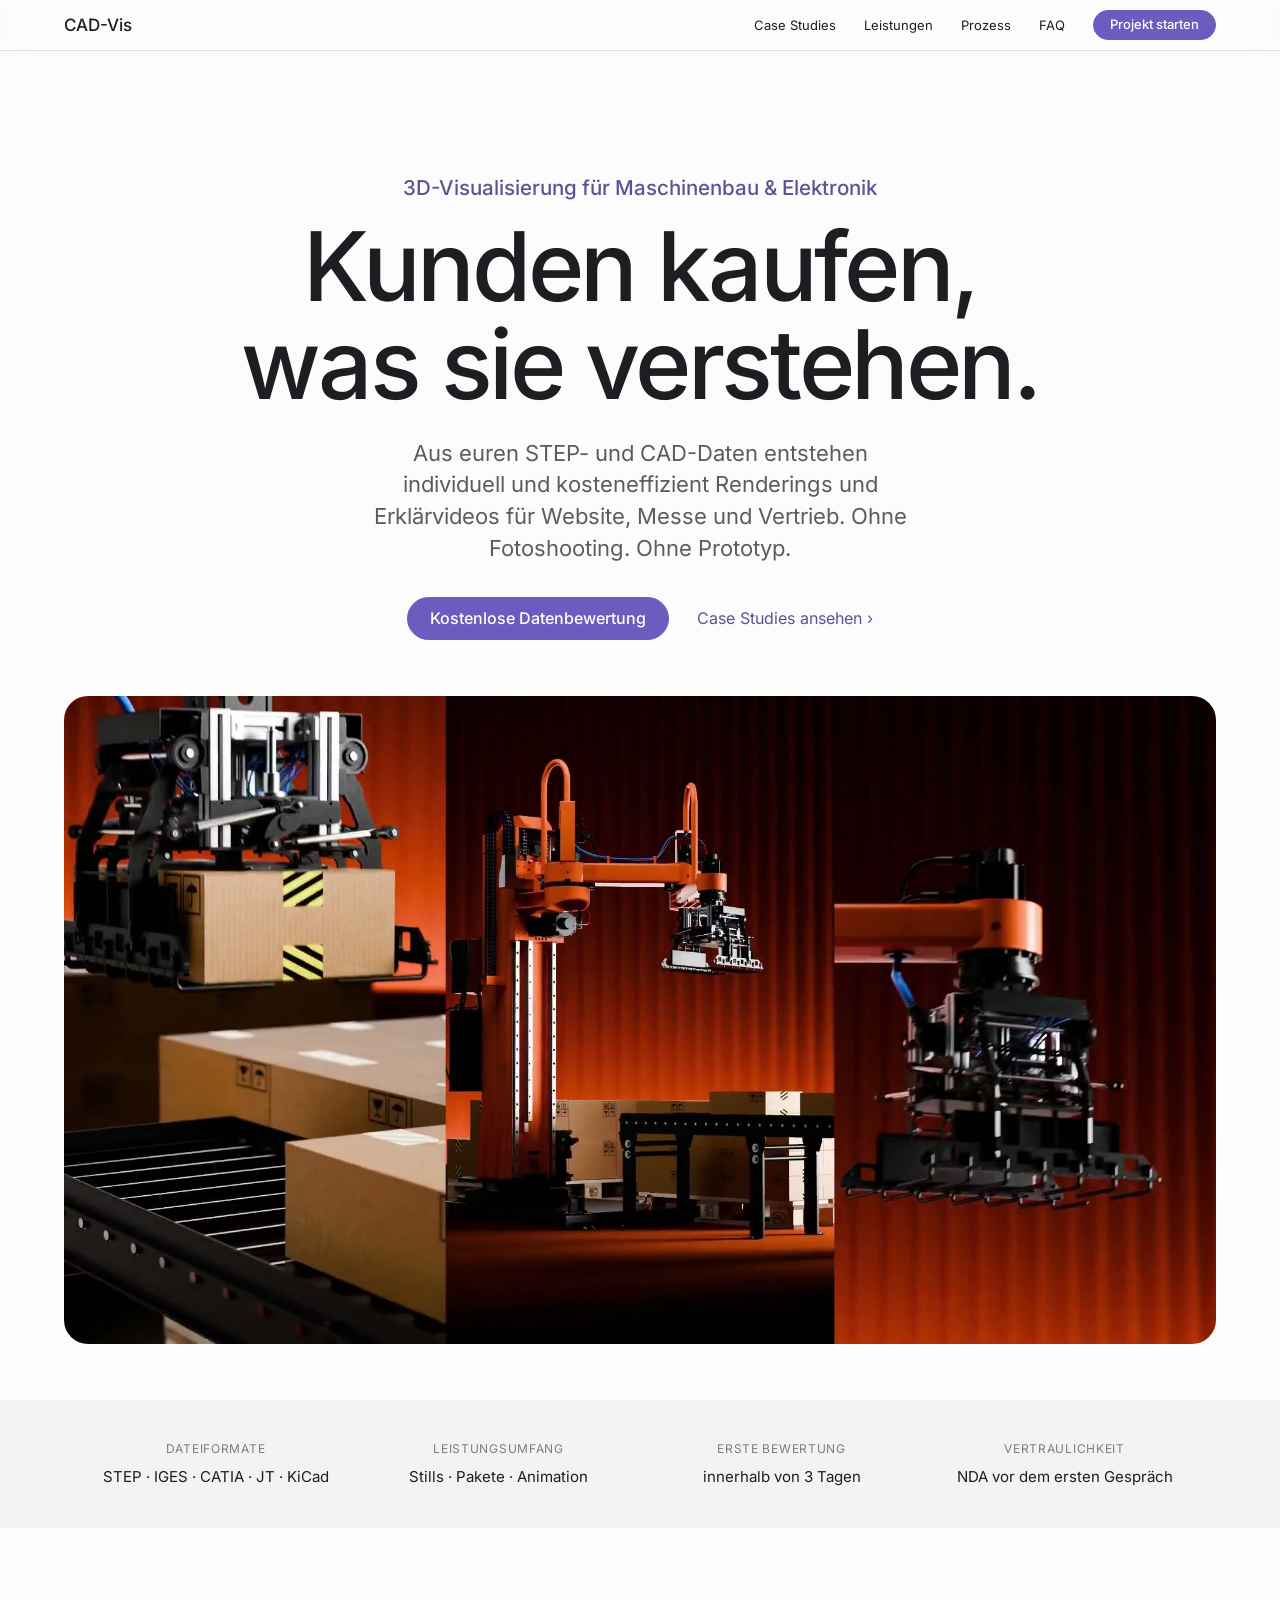
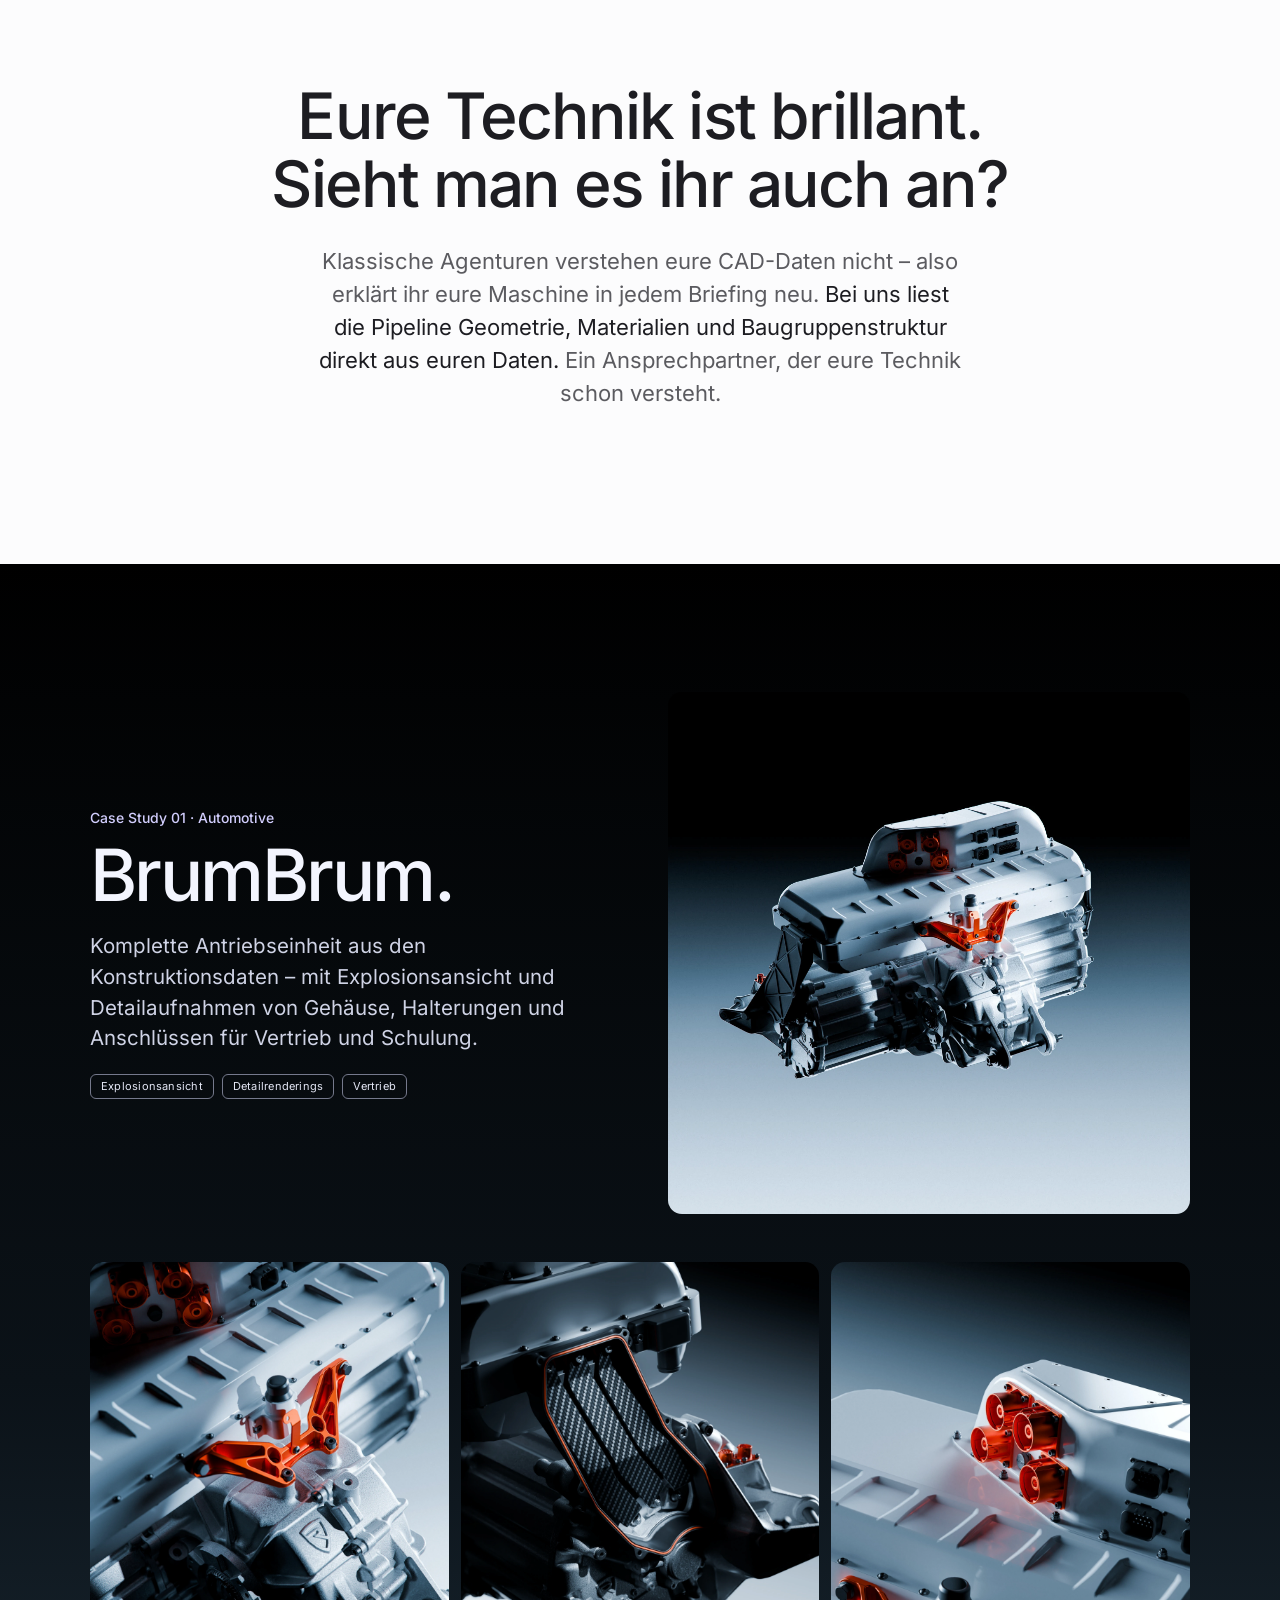
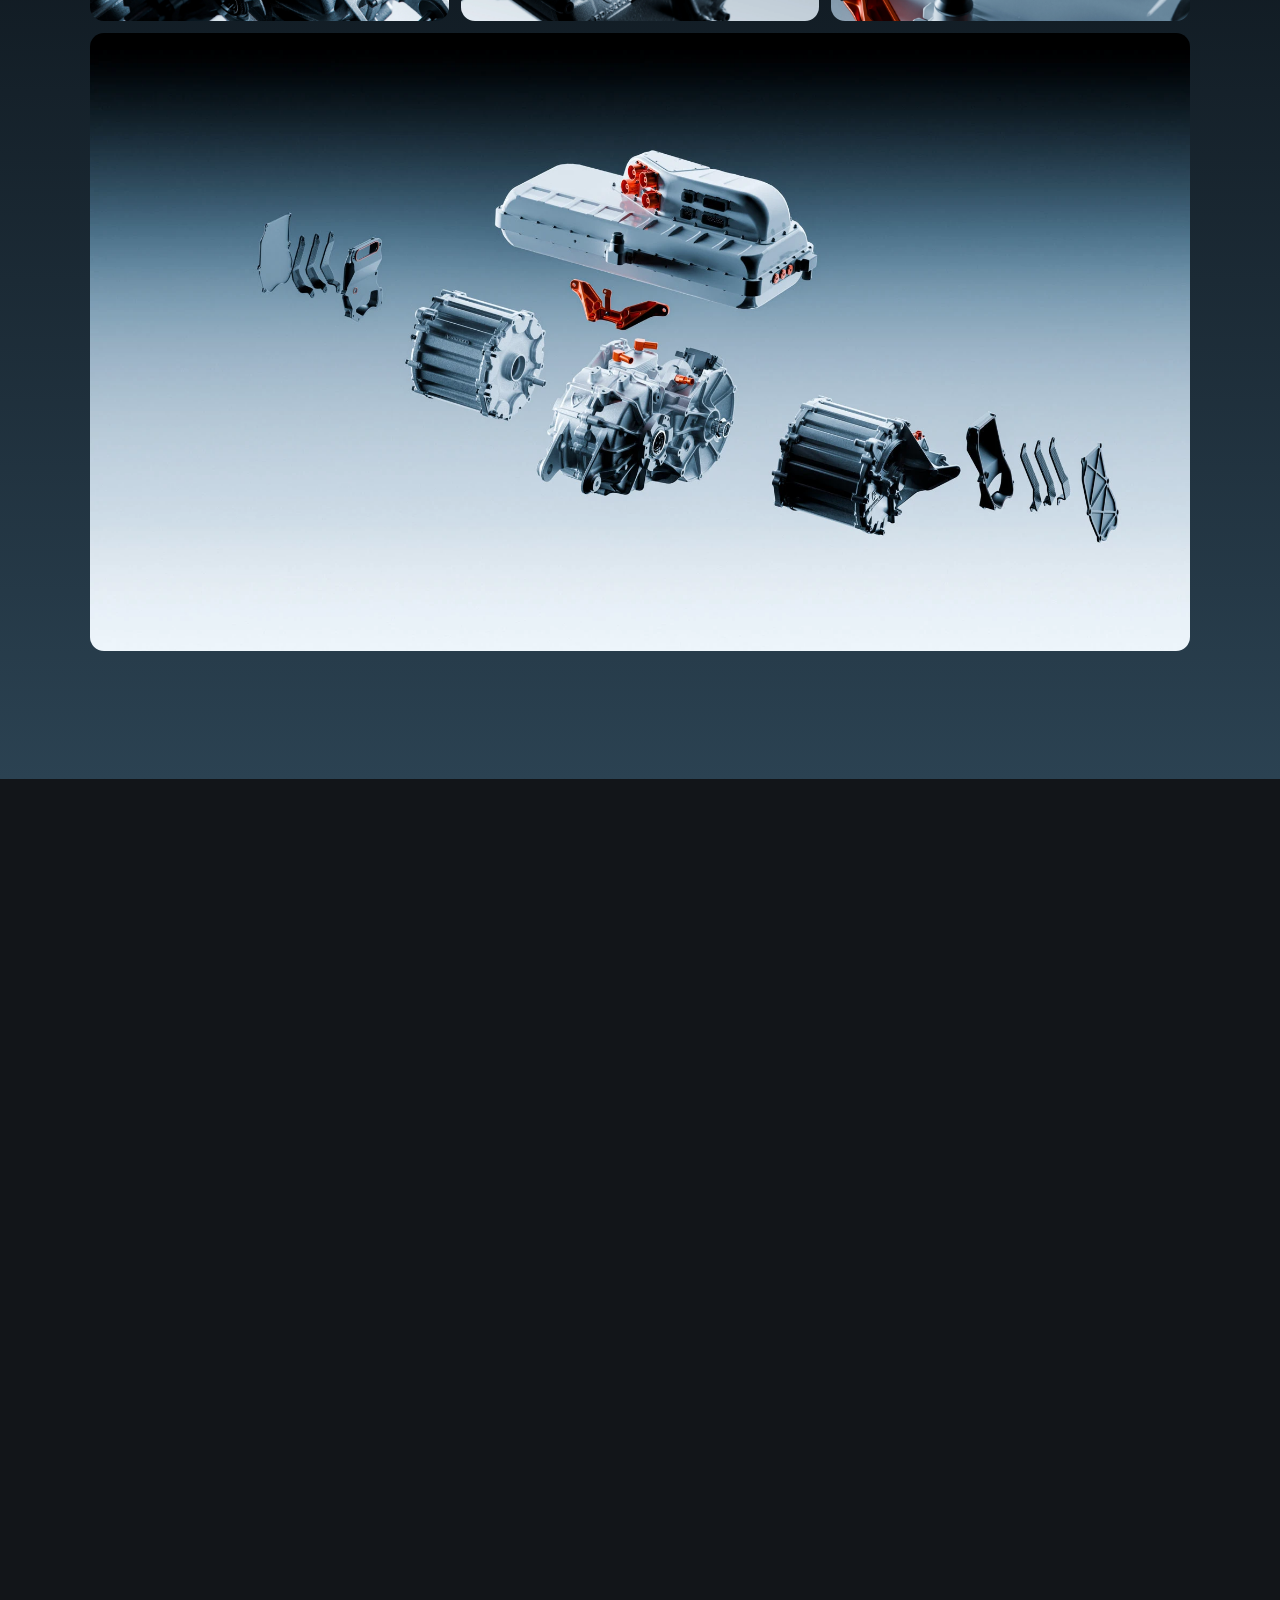
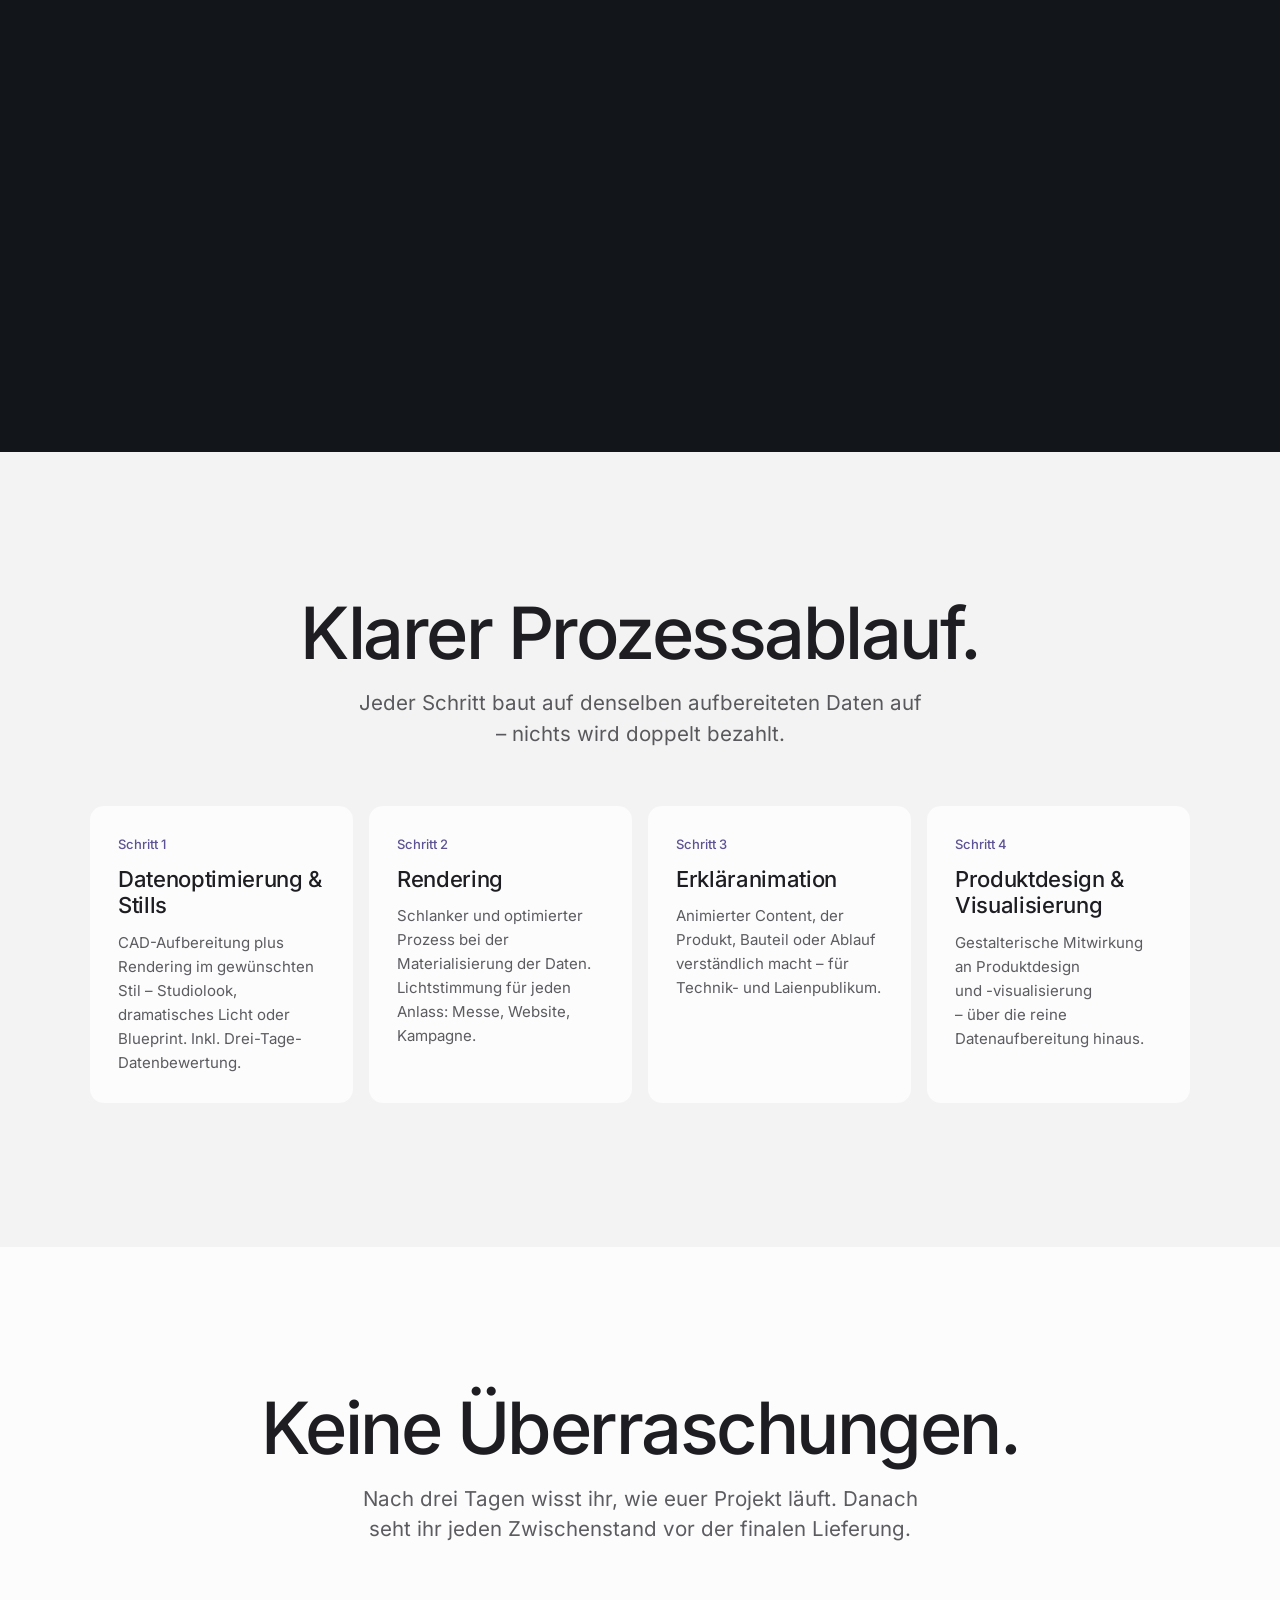
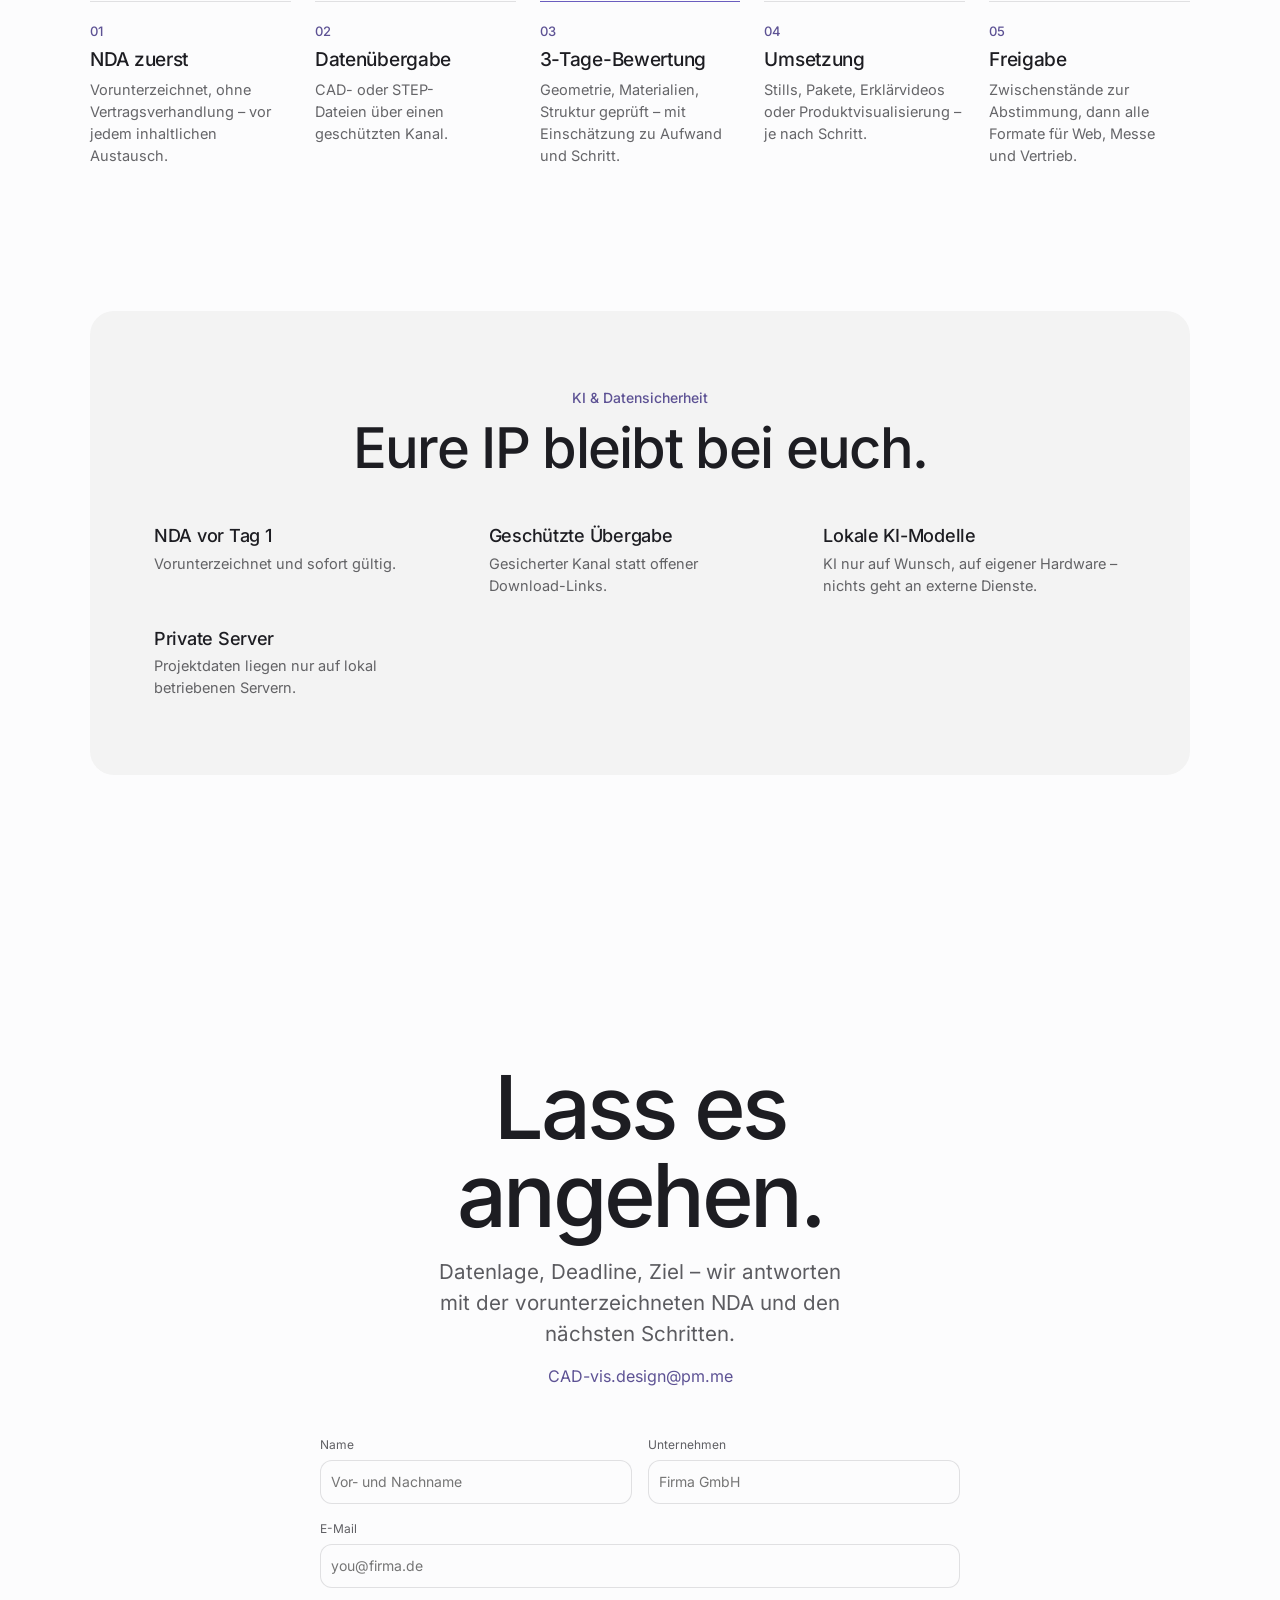
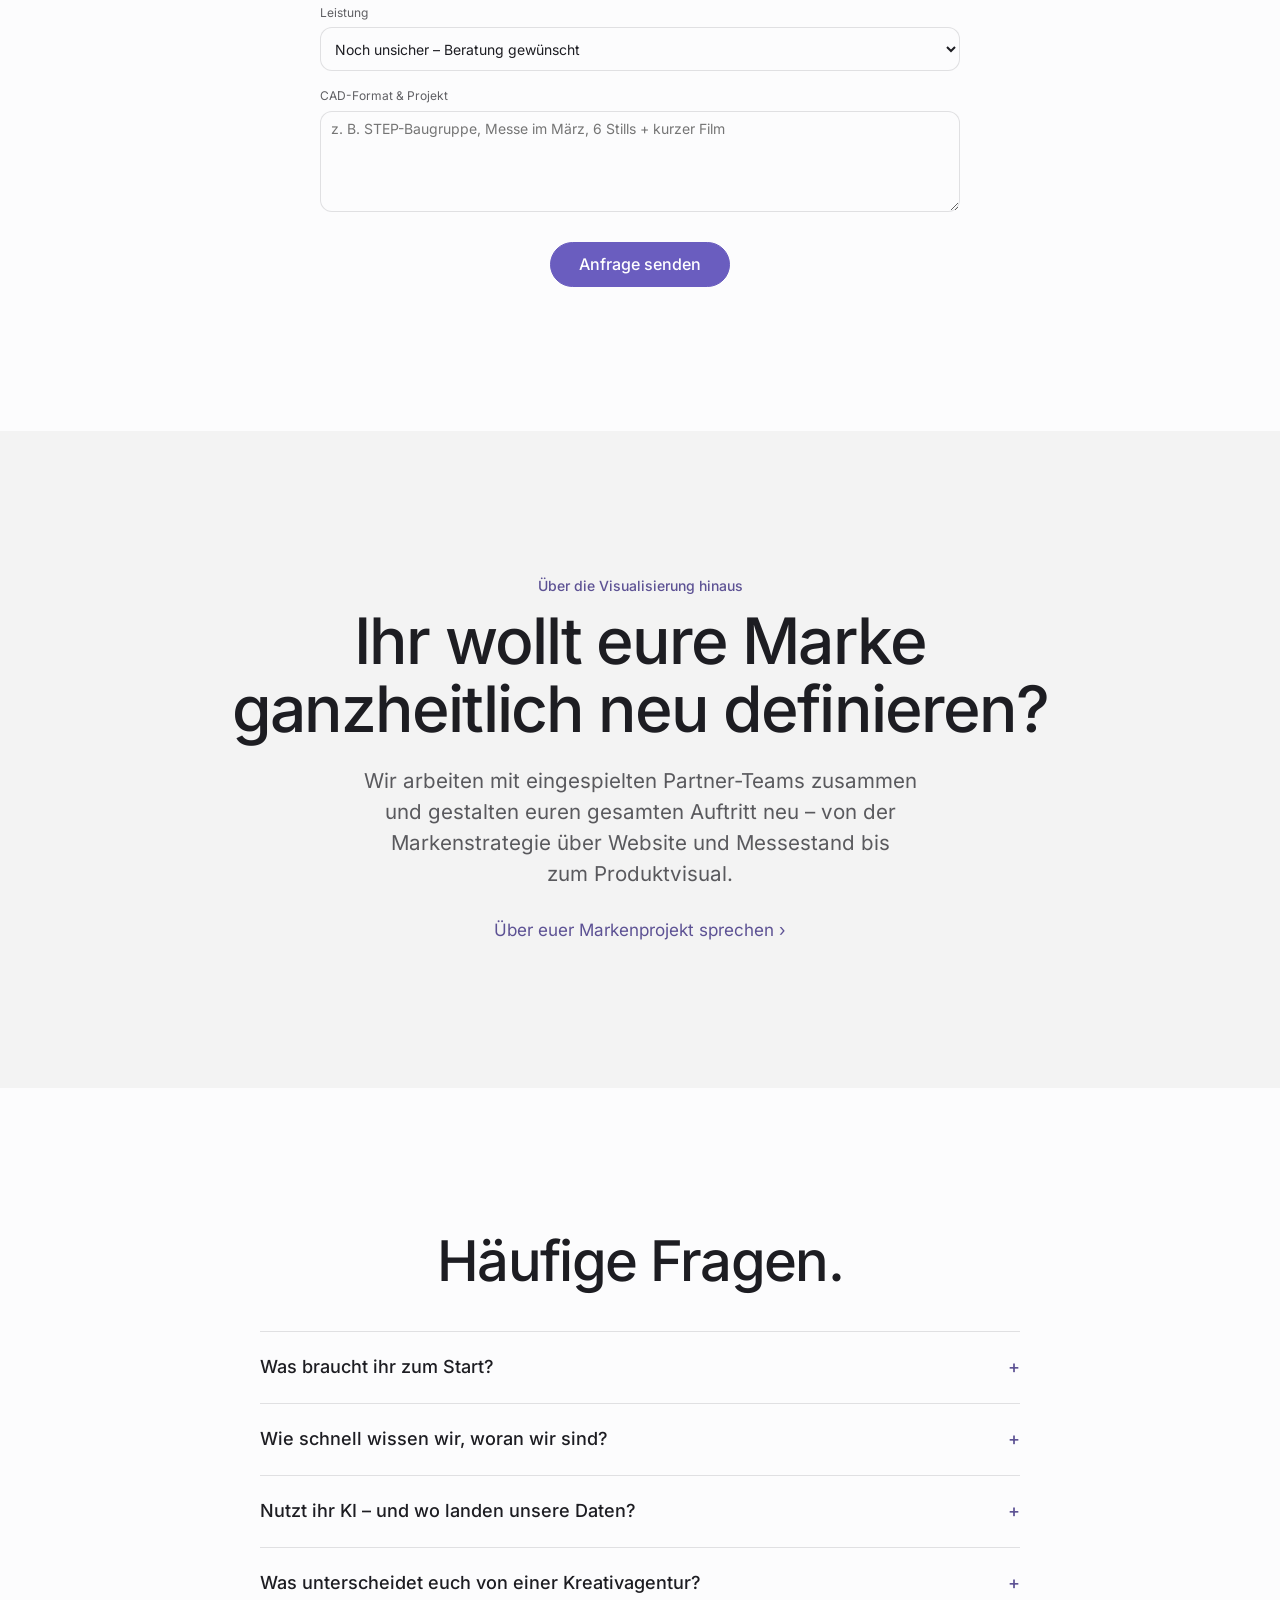
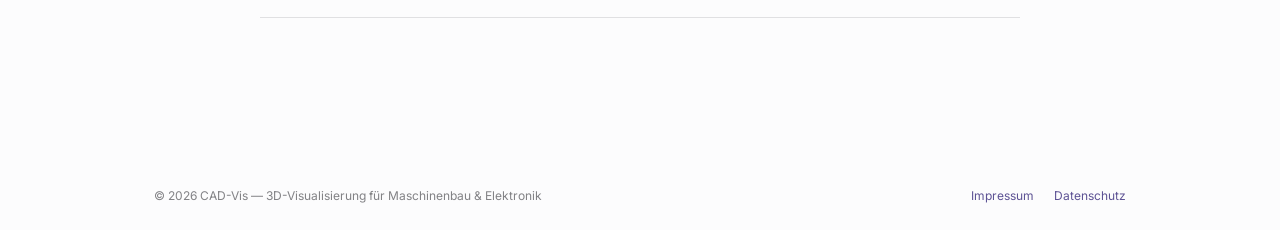
<file: index.html>
<!DOCTYPE html>
<html lang="de">
<head>
<meta charset="utf-8">
<meta name="viewport" content="width=device-width, initial-scale=1">
<title>CAD-Vis — 3D-Visualisierung für Maschinenbau &amp; Elektronik</title>
<meta name="description" content="Aus euren STEP- und CAD-Daten entstehen individuell und kosteneffizient Renderings und Erklärvideos für Website, Messe und Vertrieb. Ohne Fotoshooting. Ohne Prototyp.">
<meta name="theme-color" content="#fcfcfd">
<link rel="stylesheet" href="styles.css">
<script>if ('IntersectionObserver' in window && matchMedia('(prefers-reduced-motion: no-preference)').matches) document.documentElement.classList.add('motion');</script>
<script src="main.js" defer></script>
</head>
<body>

<nav class="nav" id="nav" aria-label="Hauptnavigation">
  <a href="#top" class="nav-brand">CAD-Vis</a>
  <a href="#cases">Case Studies</a>
  <a href="#leistungen">Leistungen</a>
  <a href="#prozess">Prozess</a>
  <a href="#faq">FAQ</a>
  <a href="#kontakt" class="btn">Projekt starten</a>
</nav>

<a href="#kontakt" class="btn sticky-cta" id="sticky-cta" tabindex="-1" aria-hidden="true">Let’s chat</a>

<main id="top">

<section class="hero" data-reveal="children">
  <p class="hero-kicker">3D-Visualisierung für Maschinenbau &amp; Elektronik</p>
  <h1>Kunden kaufen, was sie verstehen.</h1>
  <p class="hero-sub">Aus euren STEP- und CAD-Daten entstehen individuell und kosteneffizient Renderings und Erklärvideos für Website, Messe und Vertrieb. Ohne Fotoshooting. Ohne Prototyp.</p>
  <div class="hero-actions">
    <a href="#kontakt" class="btn">Kostenlose Datenbewertung</a>
    <a href="#cases">Case Studies ansehen ›</a>
  </div>
</section>

<figure class="hero-media" data-reveal>
  <video src="img/hero.mp4" poster="img/hero-poster.jpg" autoplay muted loop playsinline preload="auto" aria-label="Industrielle 3D-Animation und CAD-Visualisierung"></video>
</figure>

<section class="facts" aria-label="Eckdaten">
  <dl data-reveal="children">
    <div><dt>Dateiformate</dt><dd>STEP · IGES · CATIA · JT · KiCad</dd></div>
    <div><dt>Leistungsumfang</dt><dd>Stills · Pakete · Animation</dd></div>
    <div><dt>Erste Bewertung</dt><dd>innerhalb von 3 Tagen</dd></div>
    <div><dt>Vertraulichkeit</dt><dd>NDA vor dem ersten Gespräch</dd></div>
  </dl>
</section>

<section class="problem" data-reveal="children">
  <h2 class="display-md">Eure Technik ist brillant. Sieht man es ihr auch an?</h2>
  <p>Klassische Agenturen verstehen eure CAD-Daten nicht – also erklärt ihr eure Maschine in jedem Briefing neu. <strong>Bei uns liest die Pipeline Geometrie, Materialien und Baugruppenstruktur direkt aus euren Daten.</strong> Ein Ansprechpartner, der eure Technik schon versteht.</p>
</section>

<div id="cases"></div>

<section class="case case-motor on-dark" aria-labelledby="case-motor-title">
  <div class="container" data-reveal="children">
    <div class="intro">
      <div>
        <p class="eyebrow">Case Study 01 · Automotive</p>
        <h2 class="display" id="case-motor-title">BrumBrum.</h2>
        <p class="lead">Komplette Antriebseinheit aus den Konstruktionsdaten – mit Explosionsansicht und Detailaufnahmen von Gehäuse, Halterungen und Anschlüssen für Vertrieb und Schulung.</p>
        <div class="tags"><span class="tag">Explosionsansicht</span><span class="tag">Detailrenderings</span><span class="tag">Vertrieb</span></div>
      </div>
      <img class="rounded" src="img/engine2.jpg" alt="Antriebseinheit Gesamtansicht" loading="lazy">
    </div>
    <div class="grid grid-260">
      <img class="cover rounded" src="img/engine3.jpg" alt="Halterung am Getriebegehäuse, Detail" loading="lazy">
      <img class="cover rounded" src="img/engine4.jpg" alt="Abdeckung mit Carbonstruktur, Detail" loading="lazy">
      <img class="cover rounded" src="img/engine5.jpg" alt="Anschlüsse am Gehäuse, Detail" loading="lazy">
    </div>
    <img class="exploded rounded" src="img/engine1.jpg" alt="Explosionsansicht der Antriebseinheit" loading="lazy">
  </div>
</section>

<section class="case-pcb on-dark on-pcb" aria-labelledby="case-pcb-title">
  <div class="banner" data-reveal>
    <img src="img/casestudy_pcb-02.jpg" alt="Prozessor auf Leiterplatte, leuchtende Kontakte" loading="lazy">
    <div class="banner-text">
      <div class="container">
        <p class="eyebrow">Case Study 02 · Elektronik</p>
        <h2 class="display" id="case-pcb-title">Controller-Board.</h2>
      </div>
    </div>
  </div>
  <div class="body" data-reveal="children">
    <div class="intro">
      <p class="lead">KiCad-Layout direkt übernommen, jede Komponente an ihrer Stelle – inszeniert für Produktlaunch und Messewand.</p>
      <div class="tags"><span class="tag">Key Visual</span><span class="tag">Launch</span><span class="tag">Messe</span></div>
    </div>
    <div class="grid grid-420">
      <img class="cover rounded" src="img/casestudy_pcb-01.jpg" alt="Board Gesamtansicht" loading="lazy">
      <img class="cover rounded" src="img/casestudy_pcb-04.jpg" alt="Chip Nahaufnahme" loading="lazy">
    </div>
  </div>
</section>

<section class="section bg-surface" id="leistungen">
  <div class="container">
    <div class="section-head" data-reveal>
      <h2 class="display">Klarer Prozessablauf.</h2>
      <p class="lead">Jeder Schritt baut auf denselben aufbereiteten Daten auf – nichts wird doppelt bezahlt.</p>
    </div>
    <!-- Prices are hidden for now; remove the `hidden` attribute on .tier-price to show them. -->
    <div class="tiers" data-reveal="children">
      <article class="tier">
        <p class="tier-step">Schritt 1</p>
        <h3>Datenoptimierung &amp; Stills</h3>
        <p class="tier-desc">CAD-Aufbereitung plus Rendering im gewünschten Stil – Studiolook, dramatisches Licht oder Blueprint. Inkl. Drei-Tage-Datenbewertung.</p>
        <p class="tier-price" hidden>ab 600 € pro Bild</p>
      </article>
      <article class="tier">
        <p class="tier-step">Schritt 2</p>
        <h3>Rendering</h3>
        <p class="tier-desc">Schlanker und optimierter Prozess bei der Materialisierung der Daten. Lichtstimmung für jeden Anlass: Messe, Website, Kampagne.</p>
        <p class="tier-price" hidden>ab 2.500 € pro Paket</p>
      </article>
      <article class="tier">
        <p class="tier-step">Schritt 3</p>
        <h3>Erkläranimation</h3>
        <p class="tier-desc">Animierter Content, der Produkt, Bauteil oder Ablauf verständlich macht – für Technik- und Laienpublikum.</p>
        <p class="tier-price" hidden>ab 4.500 € pro Film</p>
      </article>
      <article class="tier">
        <p class="tier-step">Schritt 4</p>
        <h3>Produktdesign &amp; Visualisierung</h3>
        <p class="tier-desc">Gestalterische Mitwirkung an Produktdesign und -visualisierung – über die reine Datenaufbereitung hinaus.</p>
        <p class="tier-price" hidden>auf Anfrage</p>
      </article>
    </div>
  </div>
</section>

<section class="section" id="prozess">
  <div class="container">
    <div class="section-head" data-reveal>
      <h2 class="display">Keine Überraschungen.</h2>
      <p class="lead">Nach drei Tagen wisst ihr, wie euer Projekt läuft. Danach seht ihr jeden Zwischenstand vor der finalen Lieferung.</p>
    </div>
    <ol class="steps" data-reveal="children">
      <li><span class="step-num">01</span><h3>NDA zuerst</h3><p class="small-text">Vorunterzeichnet, ohne Vertragsverhandlung – vor jedem inhaltlichen Austausch.</p></li>
      <li><span class="step-num">02</span><h3>Datenübergabe</h3><p class="small-text">CAD- oder STEP-Dateien über einen geschützten Kanal.</p></li>
      <li class="is-key"><span class="step-num">03</span><h3>3-Tage-Bewertung</h3><p class="small-text">Geometrie, Materialien, Struktur geprüft – mit Einschätzung zu Aufwand und Schritt.</p></li>
      <li><span class="step-num">04</span><h3>Umsetzung</h3><p class="small-text">Stills, Pakete, Erklärvideos oder Produktvisualisierung – je nach Schritt.</p></li>
      <li><span class="step-num">05</span><h3>Freigabe</h3><p class="small-text">Zwischenstände zur Abstimmung, dann alle Formate für Web, Messe und Vertrieb.</p></li>
    </ol>
  </div>
</section>

<section class="security" aria-labelledby="security-title">
  <div class="panel" data-reveal>
    <div class="section-head">
      <p class="eyebrow">KI &amp; Datensicherheit</p>
      <h2 class="display-sm" id="security-title">Eure IP bleibt bei euch.</h2>
    </div>
    <div class="security-grid">
      <div><h3>NDA vor Tag 1</h3><p class="small-text">Vorunterzeichnet und sofort gültig.</p></div>
      <div><h3>Geschützte Übergabe</h3><p class="small-text">Gesicherter Kanal statt offener Download-Links.</p></div>
      <div><h3>Lokale KI-Modelle</h3><p class="small-text">KI nur auf Wunsch, auf eigener Hardware – nichts geht an externe Dienste.</p></div>
      <div><h3>Private Server</h3><p class="small-text">Projektdaten liegen nur auf lokal betriebenen Servern.</p></div>
    </div>
  </div>
</section>

<section class="section contact" id="kontakt">
  <div class="container">
    <div class="center" data-reveal>
      <h2>Lass es angehen.</h2>
      <p class="lead">Datenlage, Deadline, Ziel – wir antworten mit der vorunterzeichneten NDA und den nächsten Schritten.</p>
      <p class="contact-mail"><a href="mailto:CAD-vis.design@pm.me">CAD-vis.design@pm.me</a></p>
    </div>
    <form class="form" data-reveal id="contact-form" data-to="CAD-vis.design@pm.me">
      <div class="form-row">
        <div class="field"><label for="f-name">Name</label><input class="input" id="f-name" name="name" type="text" placeholder="Vor- und Nachname" autocomplete="name" required></div>
        <div class="field"><label for="f-firma">Unternehmen</label><input class="input" id="f-firma" name="firma" type="text" placeholder="Firma GmbH" autocomplete="organization"></div>
      </div>
      <div class="field"><label for="f-email">E-Mail</label><input class="input" id="f-email" name="email" type="email" placeholder="you@firma.de" autocomplete="email" required></div>
      <div class="field">
        <label for="f-stufe">Leistung</label>
        <select class="input" id="f-stufe" name="leistung">
          <option>Noch unsicher – Beratung gewünscht</option>
          <option>Schritt 1 · Datenoptimierung &amp; Stills</option>
          <option>Schritt 2 · Rendering</option>
          <option>Schritt 3 · Erkläranimation</option>
          <option>Schritt 4 · Produktdesign &amp; Visualisierung</option>
        </select>
      </div>
      <div class="field"><label for="f-msg">CAD-Format &amp; Projekt</label><textarea class="input" id="f-msg" name="nachricht" rows="4" placeholder="z. B. STEP-Baugruppe, Messe im März, 6 Stills + kurzer Film"></textarea></div>
      <button type="submit" class="btn">Anfrage senden</button>
    </form>
  </div>
</section>

<section class="section bg-surface brand" aria-labelledby="brand-title" data-reveal="children">
  <p class="eyebrow">Über die Visualisierung hinaus</p>
  <h2 class="display-md" id="brand-title">Ihr wollt eure Marke ganzheitlich neu definieren?</h2>
  <p class="lead">Wir arbeiten mit eingespielten Partner-Teams zusammen und gestalten euren gesamten Auftritt neu – von der Markenstrategie über Website und Messestand bis zum Produktvisual.</p>
  <a href="#kontakt" class="brand-link">Über euer Markenprojekt sprechen ›</a>
</section>

<section class="faq" id="faq">
  <div class="container" data-reveal="children">
    <h2 class="display-sm">Häufige Fragen.</h2>
    <details>
      <summary>Was braucht ihr zum Start?<span aria-hidden="true">+</span></summary>
      <p>Eure CAD- oder STEP-Dateien, vorhandene technische Unterlagen und einen Satz dazu, wofür die Bilder gebraucht werden. Auch unvollständige Daten prüfen wir in der Bewertung.</p>
    </details>
    <details>
      <summary>Wie schnell wissen wir, woran wir sind?<span aria-hidden="true">+</span></summary>
      <p>Innerhalb von drei Tagen nach Datenübergabe – mit Einschätzung zu Machbarkeit, Aufwand und passendem Schritt.</p>
    </details>
    <details>
      <summary>Nutzt ihr KI – und wo landen unsere Daten?<span aria-hidden="true">+</span></summary>
      <p>Kernarbeit sind klassische 3D-Rendering-Pipelines. KI nur auf Wunsch und lokal betrieben – eure Daten verlassen unsere privaten Server nicht.</p>
    </details>
    <details>
      <summary>Was unterscheidet euch von einer Kreativagentur?<span aria-hidden="true">+</span></summary>
      <p>Spezialisierung auf Maschinenbau und Elektronik. Wir lesen eure Daten direkt, kennen die Konstruktionslogik – und ihr sprecht mit der Person, die die Arbeit macht.</p>
    </details>
  </div>
</section>

</main>

<footer class="footer">
  <span>© 2026 CAD-Vis — 3D-Visualisierung für Maschinenbau &amp; Elektronik</span>
  <nav aria-label="Rechtliches"><a href="impressum.html">Impressum</a><a href="datenschutz.html">Datenschutz</a></nav>
</footer>

</body>
</html>
</file>
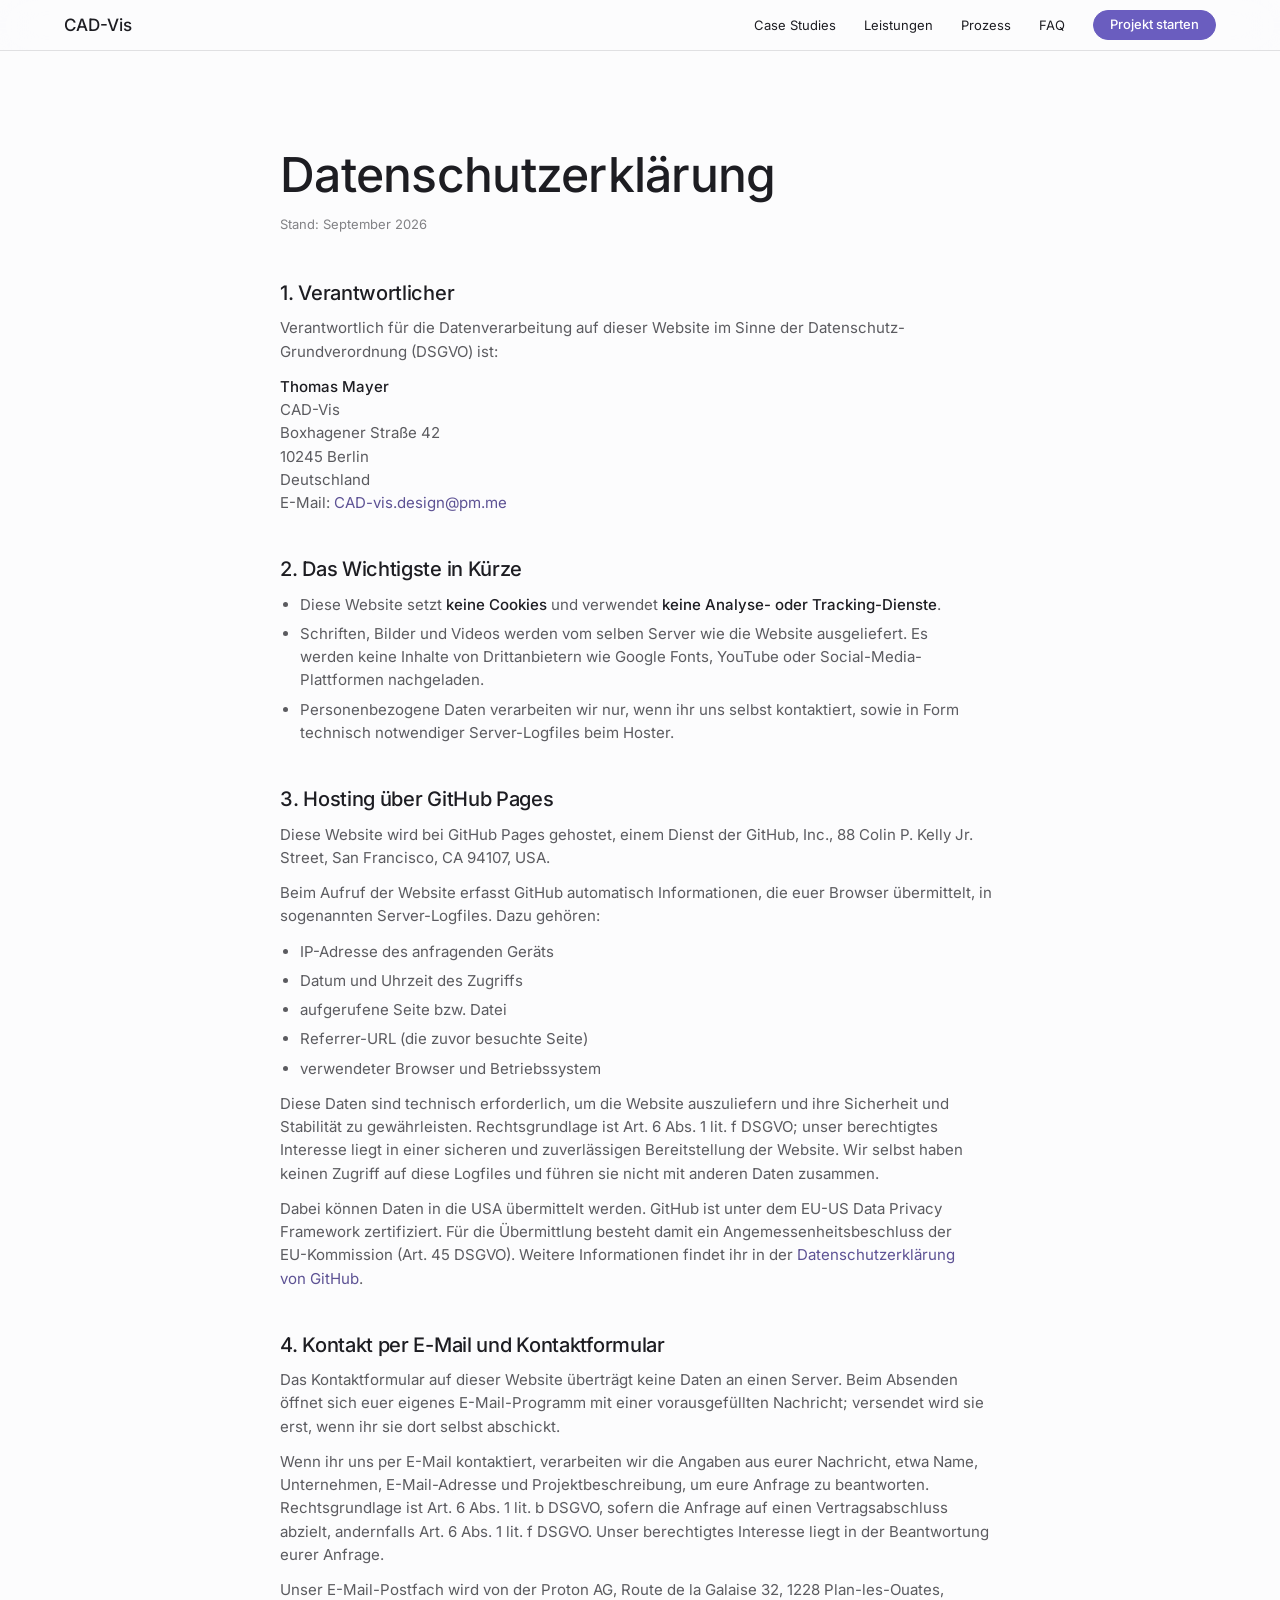
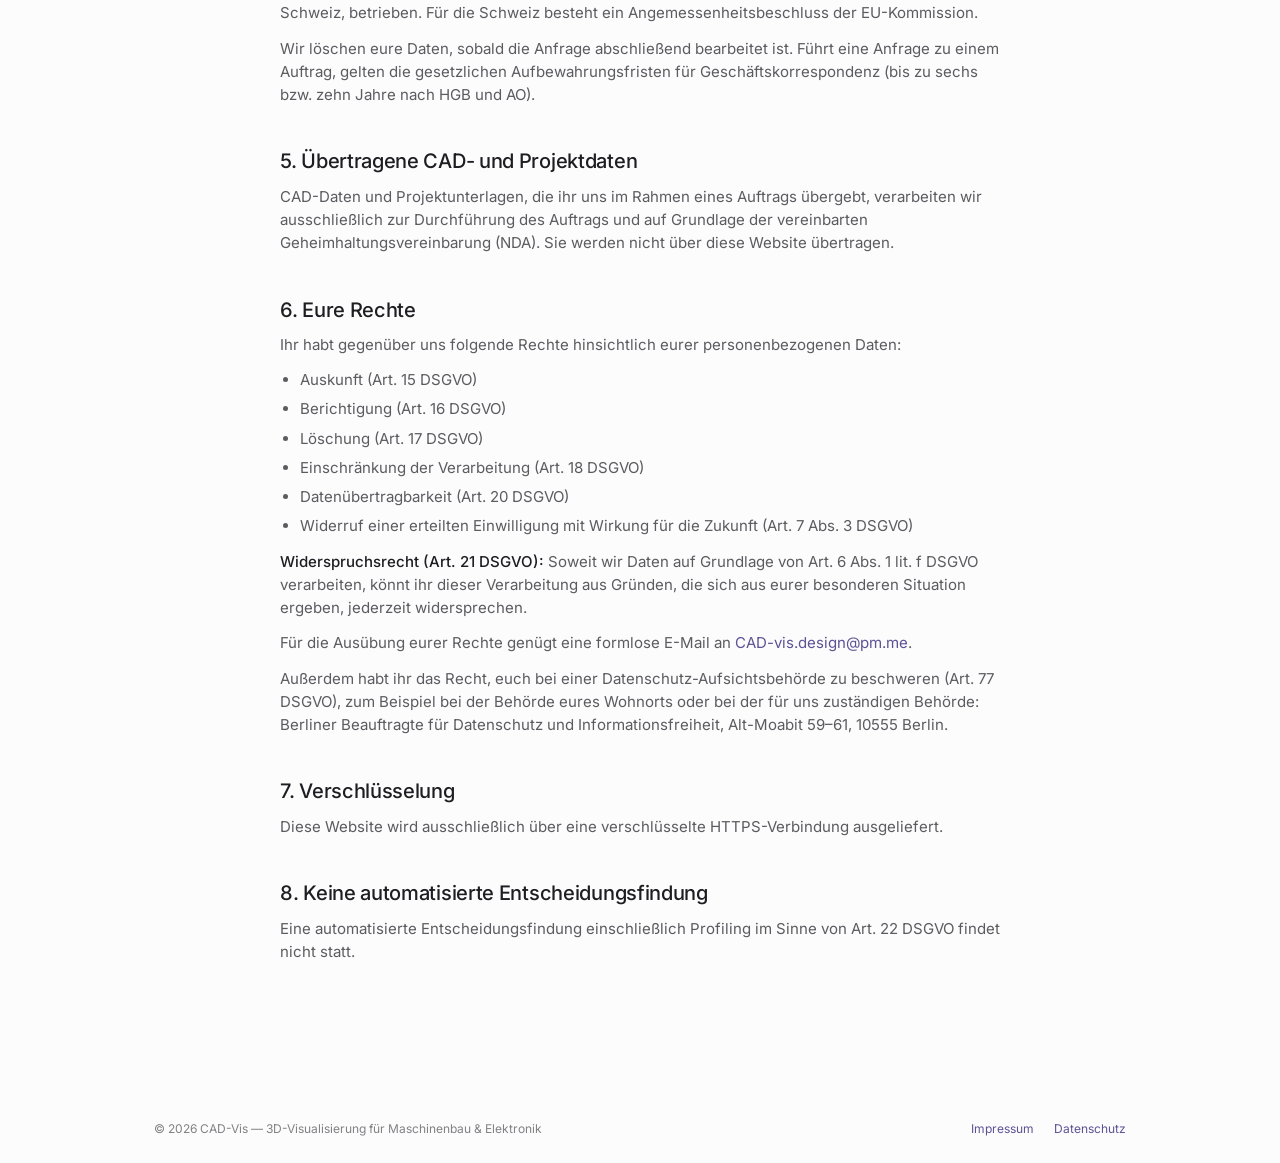
<file: datenschutz.html>
<!DOCTYPE html>
<html lang="de">
<head>
<meta charset="utf-8">
<meta name="viewport" content="width=device-width, initial-scale=1">
<title>Datenschutz — CAD-Vis</title>
<meta name="robots" content="noindex">
<meta name="theme-color" content="#fcfcfd">
<link rel="stylesheet" href="styles.css">
</head>
<body>

<nav class="nav" aria-label="Hauptnavigation">
  <a href="index.html" class="nav-brand">CAD-Vis</a>
  <a href="index.html#cases">Case Studies</a>
  <a href="index.html#leistungen">Leistungen</a>
  <a href="index.html#prozess">Prozess</a>
  <a href="index.html#faq">FAQ</a>
  <a href="index.html#kontakt" class="btn">Projekt starten</a>
</nav>

<main class="legal">
  <h1>Datenschutzerklärung</h1>
  <p class="legal-meta">Stand: September 2026</p>

  <h2>1. Verantwortlicher</h2>
  <p>Verantwortlich für die Datenverarbeitung auf dieser Website im Sinne der Datenschutz-Grundverordnung (DSGVO) ist:</p>
  <address>
    <strong>Thomas Mayer</strong><br>
    CAD-Vis<br>
    Boxhagener Straße 42<br>
    10245 Berlin<br>
    Deutschland<br>
    E-Mail: <a href="mailto:CAD-vis.design@pm.me">CAD-vis.design@pm.me</a>
  </address>

  <h2>2. Das Wichtigste in Kürze</h2>
  <ul>
    <li>Diese Website setzt <strong>keine Cookies</strong> und verwendet <strong>keine Analyse- oder Tracking-Dienste</strong>.</li>
    <li>Schriften, Bilder und Videos werden vom selben Server wie die Website ausgeliefert. Es werden keine Inhalte von Drittanbietern wie Google Fonts, YouTube oder Social-Media-Plattformen nachgeladen.</li>
    <li>Personenbezogene Daten verarbeiten wir nur, wenn ihr uns selbst kontaktiert, sowie in Form technisch notwendiger Server-Logfiles beim Hoster.</li>
  </ul>

  <h2>3. Hosting über GitHub Pages</h2>
  <p>Diese Website wird bei GitHub Pages gehostet, einem Dienst der GitHub, Inc., 88 Colin P. Kelly Jr. Street, San Francisco, CA 94107, USA.</p>
  <p>Beim Aufruf der Website erfasst GitHub automatisch Informationen, die euer Browser übermittelt, in sogenannten Server-Logfiles. Dazu gehören:</p>
  <ul>
    <li>IP-Adresse des anfragenden Geräts</li>
    <li>Datum und Uhrzeit des Zugriffs</li>
    <li>aufgerufene Seite bzw. Datei</li>
    <li>Referrer-URL (die zuvor besuchte Seite)</li>
    <li>verwendeter Browser und Betriebssystem</li>
  </ul>
  <p>Diese Daten sind technisch erforderlich, um die Website auszuliefern und ihre Sicherheit und Stabilität zu gewährleisten. Rechtsgrundlage ist Art. 6 Abs. 1 lit. f DSGVO; unser berechtigtes Interesse liegt in einer sicheren und zuverlässigen Bereitstellung der Website. Wir selbst haben keinen Zugriff auf diese Logfiles und führen sie nicht mit anderen Daten zusammen.</p>
  <p>Dabei können Daten in die USA übermittelt werden. GitHub ist unter dem EU-US Data Privacy Framework zertifiziert. Für die Übermittlung besteht damit ein Angemessenheitsbeschluss der EU-Kommission (Art. 45 DSGVO). Weitere Informationen findet ihr in der <a href="https://docs.github.com/de/site-policy/privacy-policies/github-general-privacy-statement" rel="noopener">Datenschutzerklärung von GitHub</a>.</p>

  <h2>4. Kontakt per E-Mail und Kontaktformular</h2>
  <p>Das Kontaktformular auf dieser Website überträgt keine Daten an einen Server. Beim Absenden öffnet sich euer eigenes E-Mail-Programm mit einer vorausgefüllten Nachricht; versendet wird sie erst, wenn ihr sie dort selbst abschickt.</p>
  <p>Wenn ihr uns per E-Mail kontaktiert, verarbeiten wir die Angaben aus eurer Nachricht, etwa Name, Unternehmen, E-Mail-Adresse und Projektbeschreibung, um eure Anfrage zu beantworten. Rechtsgrundlage ist Art. 6 Abs. 1 lit. b DSGVO, sofern die Anfrage auf einen Vertragsabschluss abzielt, andernfalls Art. 6 Abs. 1 lit. f DSGVO. Unser berechtigtes Interesse liegt in der Beantwortung eurer Anfrage.</p>
  <p>Unser E-Mail-Postfach wird von der Proton AG, Route de la Galaise 32, 1228 Plan-les-Ouates, Schweiz, betrieben. Für die Schweiz besteht ein Angemessenheitsbeschluss der EU-Kommission.</p>
  <p>Wir löschen eure Daten, sobald die Anfrage abschließend bearbeitet ist. Führt eine Anfrage zu einem Auftrag, gelten die gesetzlichen Aufbewahrungsfristen für Geschäftskorrespondenz (bis zu sechs bzw. zehn Jahre nach HGB und AO).</p>

  <h2>5. Übertragene CAD- und Projektdaten</h2>
  <p>CAD-Daten und Projektunterlagen, die ihr uns im Rahmen eines Auftrags übergebt, verarbeiten wir ausschließlich zur Durchführung des Auftrags und auf Grundlage der vereinbarten Geheimhaltungsvereinbarung (NDA). Sie werden nicht über diese Website übertragen.</p>

  <h2>6. Eure Rechte</h2>
  <p>Ihr habt gegenüber uns folgende Rechte hinsichtlich eurer personenbezogenen Daten:</p>
  <ul>
    <li>Auskunft (Art. 15 DSGVO)</li>
    <li>Berichtigung (Art. 16 DSGVO)</li>
    <li>Löschung (Art. 17 DSGVO)</li>
    <li>Einschränkung der Verarbeitung (Art. 18 DSGVO)</li>
    <li>Datenübertragbarkeit (Art. 20 DSGVO)</li>
    <li>Widerruf einer erteilten Einwilligung mit Wirkung für die Zukunft (Art. 7 Abs. 3 DSGVO)</li>
  </ul>
  <p><strong>Widerspruchsrecht (Art. 21 DSGVO):</strong> Soweit wir Daten auf Grundlage von Art. 6 Abs. 1 lit. f DSGVO verarbeiten, könnt ihr dieser Verarbeitung aus Gründen, die sich aus eurer besonderen Situation ergeben, jederzeit widersprechen.</p>
  <p>Für die Ausübung eurer Rechte genügt eine formlose E-Mail an <a href="mailto:CAD-vis.design@pm.me">CAD-vis.design@pm.me</a>.</p>
  <p>Außerdem habt ihr das Recht, euch bei einer Datenschutz-Aufsichtsbehörde zu beschweren (Art. 77 DSGVO), zum Beispiel bei der Behörde eures Wohnorts oder bei der für uns zuständigen Behörde: Berliner Beauftragte für Datenschutz und Informationsfreiheit, Alt-Moabit 59–61, 10555 Berlin.</p>

  <h2>7. Verschlüsselung</h2>
  <p>Diese Website wird ausschließlich über eine verschlüsselte HTTPS-Verbindung ausgeliefert.</p>

  <h2>8. Keine automatisierte Entscheidungsfindung</h2>
  <p>Eine automatisierte Entscheidungsfindung einschließlich Profiling im Sinne von Art. 22 DSGVO findet nicht statt.</p>
</main>

<footer class="footer">
  <span>© 2026 CAD-Vis — 3D-Visualisierung für Maschinenbau &amp; Elektronik</span>
  <nav aria-label="Rechtliches"><a href="impressum.html">Impressum</a><a href="datenschutz.html" aria-current="page">Datenschutz</a></nav>
</footer>

</body>
</html>
</file>
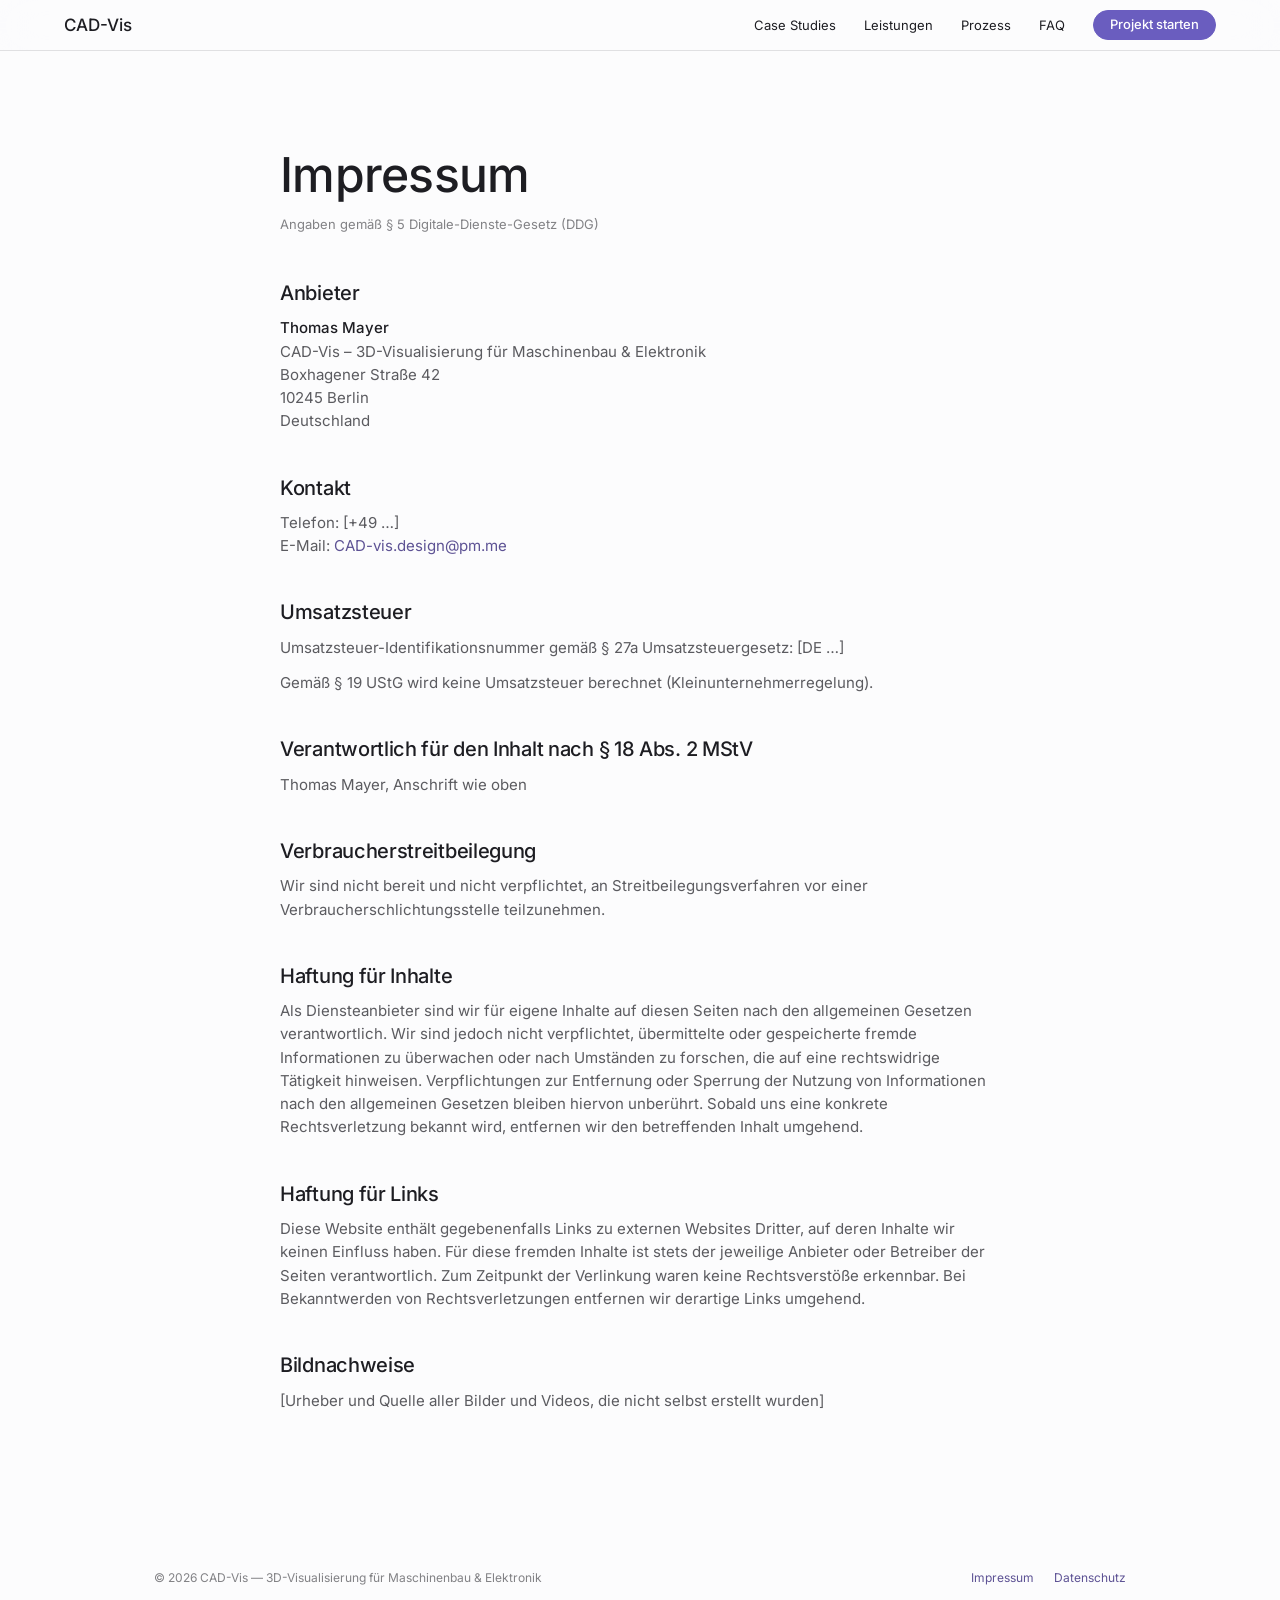
<file: impressum.html>
<!DOCTYPE html>
<html lang="de">
<head>
<meta charset="utf-8">
<meta name="viewport" content="width=device-width, initial-scale=1">
<title>Impressum — CAD-Vis</title>
<meta name="robots" content="noindex">
<meta name="theme-color" content="#fcfcfd">
<link rel="stylesheet" href="styles.css">
</head>
<body>

<nav class="nav" aria-label="Hauptnavigation">
  <a href="index.html" class="nav-brand">CAD-Vis</a>
  <a href="index.html#cases">Case Studies</a>
  <a href="index.html#leistungen">Leistungen</a>
  <a href="index.html#prozess">Prozess</a>
  <a href="index.html#faq">FAQ</a>
  <a href="index.html#kontakt" class="btn">Projekt starten</a>
</nav>

<main class="legal">
  <h1>Impressum</h1>
  <p class="legal-meta">Angaben gemäß § 5 Digitale-Dienste-Gesetz (DDG)</p>

  <h2>Anbieter</h2>
  <address>
    <strong>Thomas Mayer</strong><br>
    CAD-Vis – 3D-Visualisierung für Maschinenbau &amp; Elektronik<br>
    Boxhagener Straße 42<br>
    10245 Berlin<br>
    Deutschland
  </address>

  <h2>Kontakt</h2>
  <p>
    Telefon: [+49 …]<br>
    E-Mail: <a href="mailto:CAD-vis.design@pm.me">CAD-vis.design@pm.me</a>
  </p>

  <h2>Umsatzsteuer</h2>
  <!-- Keep only the line that applies to you. -->
  <p>Umsatzsteuer-Identifikationsnummer gemäß § 27a Umsatzsteuergesetz: [DE …]</p>
  <p>Gemäß § 19 UStG wird keine Umsatzsteuer berechnet (Kleinunternehmerregelung).</p>

  <h2>Verantwortlich für den Inhalt nach § 18 Abs. 2 MStV</h2>
  <p>Thomas Mayer, Anschrift wie oben</p>

  <h2>Verbraucherstreitbeilegung</h2>
  <p>Wir sind nicht bereit und nicht verpflichtet, an Streitbeilegungsverfahren vor einer Verbraucherschlichtungsstelle teilzunehmen.</p>

  <h2>Haftung für Inhalte</h2>
  <p>Als Diensteanbieter sind wir für eigene Inhalte auf diesen Seiten nach den allgemeinen Gesetzen verantwortlich. Wir sind jedoch nicht verpflichtet, übermittelte oder gespeicherte fremde Informationen zu überwachen oder nach Umständen zu forschen, die auf eine rechtswidrige Tätigkeit hinweisen. Verpflichtungen zur Entfernung oder Sperrung der Nutzung von Informationen nach den allgemeinen Gesetzen bleiben hiervon unberührt. Sobald uns eine konkrete Rechtsverletzung bekannt wird, entfernen wir den betreffenden Inhalt umgehend.</p>

  <h2>Haftung für Links</h2>
  <p>Diese Website enthält gegebenenfalls Links zu externen Websites Dritter, auf deren Inhalte wir keinen Einfluss haben. Für diese fremden Inhalte ist stets der jeweilige Anbieter oder Betreiber der Seiten verantwortlich. Zum Zeitpunkt der Verlinkung waren keine Rechtsverstöße erkennbar. Bei Bekanntwerden von Rechtsverletzungen entfernen wir derartige Links umgehend.</p>

  <h2>Bildnachweise</h2>
  <p>[Urheber und Quelle aller Bilder und Videos, die nicht selbst erstellt wurden]</p>
</main>

<footer class="footer">
  <span>© 2026 CAD-Vis — 3D-Visualisierung für Maschinenbau &amp; Elektronik</span>
  <nav aria-label="Rechtliches"><a href="impressum.html" aria-current="page">Impressum</a><a href="datenschutz.html">Datenschutz</a></nav>
</footer>

</body>
</html>
</file>
<file: styles.css>
/* Inter is self-hosted (SIL OFL, see fonts/OFL.txt) so no visitor data goes to Google Fonts. */
@font-face {
  font-family: "Inter";
  font-style: normal;
  font-weight: 100 900;
  font-display: swap;
  src: url("fonts/inter-latin-wght-normal.woff2") format("woff2");
}

/* Tokens — the Nocturne design system, re-tuned to a white "product page" ground. */
:root {
  --color-bg: #fcfcfd;
  --color-surface: #f3f3f3;
  --color-text: #1d1d22;
  --color-accent: #6a5dbf;
  --color-divider: color-mix(in srgb, #1d1d22 12%, transparent);

  --color-neutral-100: #f3f5fe;
  --color-neutral-200: #e4e7f5;
  --color-neutral-300: #cfd3e5;
  --color-neutral-600: #75798c;
  --color-neutral-700: #595d6c;

  --color-accent-300: #d2cefd;
  --color-accent-600: #796cbf;
  --color-accent-700: #5d5294;

  --ground-motor: linear-gradient(180deg, #000 0%, #0b1218 45%, #2b4252 100%); /* follows the renders: black top, steel-blue bottom */
  --ground-pcb: #121519;

  --text-muted: color-mix(in srgb, var(--color-text) 72%, transparent);
  --text-soft: color-mix(in srgb, var(--color-text) 68%, transparent);
  --text-faint: color-mix(in srgb, var(--color-text) 55%, transparent);

  --font-heading: "Inter", system-ui, sans-serif;
  --font-heading-weight: 500;
  --font-body: "Inter", system-ui, sans-serif;

  --radius-md: 8px;
  --radius-lg: 14px;
  --radius-xl: 24px;
  --radius-pill: 980px;

  --gutter: clamp(20px, 5vw, 72px);
  --content: 1100px;
}

/* Base */
*, *::before, *::after { box-sizing: border-box; }
html { scroll-behavior: smooth; }
body {
  margin: 0; font-size: 15px; line-height: 1.55; font-weight: 400;
  text-wrap: pretty; background: var(--color-bg); color: var(--color-text);
  font-family: var(--font-body); -webkit-font-smoothing: antialiased;
}
h1, h2, h3 {
  font-family: var(--font-heading); font-weight: var(--font-heading-weight);
  line-height: 1.12; letter-spacing: -0.015em; margin: 0;
}
p { margin: 0; }
img, video { display: block; max-width: 100%; }
figure { margin: 0; }
a { color: var(--color-accent-700); text-decoration: none; text-underline-offset: 3px; }
a:hover { color: var(--color-accent-600); text-decoration: underline; }
:focus { outline: none; }
:focus-visible { outline: 2px solid var(--color-accent); outline-offset: 2px; }
::selection { background: color-mix(in srgb, var(--color-accent) 30%, transparent); }
[id] { scroll-margin-top: 64px; }

@media (prefers-reduced-motion: reduce) {
  html { scroll-behavior: auto; }
  *, *::before, *::after { transition: none !important; }
}

/* Shared type */
.display {
  font-size: clamp(40px, 6vw, 72px); line-height: 1.04; letter-spacing: -0.035em;
}
.display-sm {
  font-size: clamp(36px, 5vw, 56px); line-height: 1.06; letter-spacing: -0.03em;
}
.display-md {
  font-size: clamp(36px, 5.5vw, 64px); line-height: 1.06; letter-spacing: -0.03em;
}
.eyebrow { font-size: 14px; font-weight: 500; color: var(--color-accent-700); margin: 0 0 10px; }
.lead {
  font-size: clamp(17px, 1.6vw, 21px); line-height: 1.5; margin: 18px auto 0;
  max-width: 44ch; color: var(--text-muted);
}
.center { text-align: center; }
.container { max-width: var(--content); margin: 0 auto; }
.section { padding: clamp(96px, 12vw, 144px) var(--gutter); }
.bg-surface { background: var(--color-surface); }

/* Buttons & tags */
.btn {
  display: inline-flex; align-items: center; justify-content: center; gap: 6px;
  cursor: pointer; text-decoration: none; white-space: nowrap;
  font-family: var(--font-heading); font-weight: var(--font-heading-weight);
  line-height: 1.2; background: var(--color-accent);
  border: 1px solid var(--color-accent); color: #fff;
  transition: background-color 0.2s, border-color 0.2s;
  border-radius: var(--radius-pill);
}
.btn:hover { color: #fff; text-decoration: none; background: var(--color-accent-700); border-color: var(--color-accent-700); }
.btn:active { background: color-mix(in srgb, var(--color-accent-700) 85%, #000); }

.tags { display: flex; gap: 8px; flex-wrap: wrap; margin-top: 20px; }
.tags.center { justify-content: center; }
.tag {
  display: inline-flex; align-items: center; font-size: 11px; letter-spacing: 0.02em;
  padding: 3px 10px; border-radius: 6px; border: 1px solid var(--color-divider);
  color: var(--color-accent-700);
}
.on-dark .tag { color: var(--color-neutral-200); border-color: var(--color-neutral-600); }
.on-pcb .tag { border-color: var(--color-neutral-700); }

/* Navigation — hides on scroll down, returns on scroll up */
.nav {
  position: fixed; top: 0; left: 0; right: 0; z-index: 20;
  display: flex; align-items: center; flex-wrap: wrap; gap: 8px 28px;
  padding: 10px var(--gutter);
  background: color-mix(in srgb, var(--color-bg) 80%, transparent);
  backdrop-filter: saturate(180%) blur(20px); -webkit-backdrop-filter: saturate(180%) blur(20px);
  box-shadow: 0 1px 0 var(--color-divider);
  transition: transform 0.35s ease;
}
.nav.is-hidden { transform: translateY(-100%); }
.nav-brand {
  font-family: var(--font-heading); font-weight: var(--font-heading-weight);
  font-size: 17px; margin-right: auto; color: inherit;
}
.nav-brand:hover { color: inherit; text-decoration: none; }
.nav a:not(.nav-brand) { color: inherit; font-size: 13px; }
.nav a:not(.nav-brand):hover { color: var(--color-accent); }
.nav .btn { padding: 6px 16px; }
.nav a.btn, .nav a.btn:hover { color: #fff; }

/* Sticky CTA — appears once the hero is scrolled past */
.sticky-cta {
  position: fixed; right: clamp(16px, 3vw, 32px); bottom: clamp(16px, 3vw, 32px); z-index: 20;
  padding: 13px 22px; font-size: 15px;
  box-shadow: 0 8px 24px color-mix(in srgb, #1d1d22 18%, transparent);
  opacity: 0; pointer-events: none; transition: opacity 0.3s ease, background-color 0.2s, border-color 0.2s;
}
.sticky-cta.is-visible { opacity: 1; pointer-events: auto; }

/* Hero */
.hero { padding: calc(clamp(72px, 10vw, 120px) + 52px) var(--gutter) 0; text-align: center; }
.hero-kicker { font-size: clamp(17px, 1.6vw, 21px); font-weight: 500; color: var(--color-accent-700); margin: 0 0 14px; }
.hero h1 {
  font-size: clamp(48px, 8vw, 96px); line-height: 1.02; letter-spacing: -0.035em;
  margin: 0 auto; max-width: 14ch;
}
.hero-sub {
  font-size: clamp(18px, 1.8vw, 22px); line-height: 1.45; margin: 24px auto 0;
  max-width: 40ch; color: var(--text-muted);
}
.hero-actions {
  display: flex; gap: 12px 28px; justify-content: center; align-items: center;
  flex-wrap: wrap; margin-top: 32px;
}
.hero-actions .btn { padding: 11px 22px; font-size: 16px; }
.hero-actions > a:not(.btn) { font-size: 16px; }
.hero-media { margin: 56px auto; max-width: 1320px; padding: 0 var(--gutter); box-sizing: content-box; }
.hero-media video {
  width: 100%; aspect-ratio: 16 / 9; object-fit: cover;
  border-radius: var(--radius-xl); background: var(--ground-pcb);
}

/* Facts strip */
.facts { padding: 40px var(--gutter); background: var(--color-surface); }
.facts dl {
  max-width: var(--content); margin: 0 auto; display: grid;
  grid-template-columns: repeat(auto-fit, minmax(200px, 1fr)); gap: 24px 32px; text-align: center;
}
.facts dt { font-size: 12px; letter-spacing: 0.06em; text-transform: uppercase; color: var(--text-faint); }
.facts dd { margin: 6px 0 0; font-size: 15px; }

/* Problem */
.problem { padding: clamp(96px, 12vw, 160px) var(--gutter); text-align: center; }
.problem h2 { margin: 0 auto; max-width: 18ch; }
.problem p {
  font-size: clamp(18px, 1.8vw, 22px); line-height: 1.5; margin: 28px auto 0;
  max-width: 46ch; color: var(--text-muted);
}
.problem p strong { font-weight: 400; color: var(--color-text); }

/* Case studies */
.case { padding: clamp(80px, 10vw, 128px) var(--gutter); }
.grid { display: grid; gap: 12px; }
.grid-420 { grid-template-columns: repeat(auto-fit, minmax(min(100%, 420px), 1fr)); }
.grid-300 { grid-template-columns: repeat(auto-fit, minmax(min(100%, 300px), 1fr)); }
.grid-260 { grid-template-columns: repeat(auto-fit, minmax(min(100%, 260px), 1fr)); }
.rounded { border-radius: var(--radius-lg); }
.cover { width: 100%; object-fit: cover; }


.on-dark { color: var(--color-neutral-100); }
.on-dark .eyebrow { color: var(--color-accent-300); }
.on-dark .lead { color: var(--color-neutral-300); }

.case-motor { background: var(--ground-motor); }
.case-motor .intro {
  display: grid; grid-template-columns: repeat(auto-fit, minmax(min(100%, 380px), 1fr));
  gap: 32px 56px; align-items: center;
}
.case-motor .lead { margin: 18px 0 0; max-width: 40ch; }
.case-motor .grid-260 { margin-top: 48px; }
.case-motor .grid-260 img { aspect-ratio: 1 / 1; }
.case-motor .intro img { width: 100%; }
.case-motor .exploded { width: 100%; margin-top: 12px; }

.case-pcb { background: var(--ground-pcb); }
.case-pcb .banner { position: relative; }
.case-pcb .banner img { width: 100%; aspect-ratio: 16 / 8; min-height: 460px; object-fit: cover; }
.case-pcb .banner::after {
  content: ""; position: absolute; inset: 0; pointer-events: none;
  background: linear-gradient(to top, var(--ground-pcb) 4%, transparent 55%);
}
.case-pcb .banner-text {
  position: absolute; left: 0; right: 0; bottom: 0; z-index: 1;
  padding: 0 var(--gutter) clamp(28px, 4vw, 56px);
}
.case-pcb .body {
  max-width: var(--content); margin: 0 auto; box-sizing: content-box;
  padding: 24px var(--gutter) clamp(80px, 10vw, 128px);
}
.case-pcb .intro {
  display: grid; grid-template-columns: repeat(auto-fit, minmax(min(100%, 380px), 1fr));
  gap: 24px 56px; align-items: start;
}
.case-pcb .lead { margin: 0; max-width: 40ch; }
.case-pcb .tags { margin-top: 0; }
.case-pcb .grid-420 { margin-top: 48px; }
.case-pcb .grid-420 img { aspect-ratio: 16 / 10; }

/* Section heads */
.section-head { text-align: center; margin-bottom: 56px; }

/* Services */
.tiers { display: grid; grid-template-columns: repeat(auto-fit, minmax(min(100%, 240px), 1fr)); gap: 16px; }
.tier {
  background: var(--color-bg); border-radius: var(--radius-lg); padding: 28px;
  display: flex; flex-direction: column; gap: 12px;
}
.tier-step { font-size: 13px; font-weight: 500; color: var(--color-accent-700); }
.tier h3 { font-size: 22px; line-height: 1.2; letter-spacing: -0.015em; }
.tier-desc { font-size: 15px; line-height: 24px; flex: 1; color: var(--text-muted); }
.tier-price { font-size: 15px; font-weight: 500; margin-top: 8px; }

/* Process */
.steps {
  list-style: none; margin: 0; padding: 0; display: grid;
  grid-template-columns: repeat(auto-fit, minmax(min(100%, 190px), 1fr)); gap: 32px 24px;
}
.steps li {
  display: flex; flex-direction: column; gap: 8px; padding-top: 20px;
  box-shadow: inset 0 1px 0 var(--color-divider);
}
.steps li.is-key { box-shadow: inset 0 1px 0 var(--color-accent); }
.step-num { font-size: 13px; font-weight: 500; color: var(--color-accent-700); }
.steps h3 { font-size: 19px; line-height: 1.12; }
.small-text { font-size: 14.5px; line-height: 22px; color: var(--text-soft); }

/* Data security */
.security { padding: 0 var(--gutter) clamp(96px, 12vw, 144px); }
.security .panel {
  max-width: var(--content); margin: 0 auto; background: var(--color-surface);
  border-radius: var(--radius-xl); padding: clamp(40px, 6vw, 80px) clamp(24px, 5vw, 72px);
}
.security .section-head { margin-bottom: 48px; }
.security-grid { display: grid; grid-template-columns: repeat(auto-fit, minmax(min(100%, 220px), 1fr)); gap: 32px; }
.security-grid h3 { font-size: 18px; margin: 0 0 6px; }

/* FAQ */
.faq { padding: clamp(96px, 12vw, 144px) var(--gutter); }
.faq .container { max-width: 760px; }
.faq h2 { margin: 0 0 40px; text-align: center; }
.faq details { padding: 22px 0; box-shadow: inset 0 1px 0 var(--color-divider); }
.faq details:last-child { box-shadow: inset 0 1px 0 var(--color-divider), inset 0 -1px 0 var(--color-divider); }
.faq summary {
  list-style: none; cursor: pointer; display: flex; justify-content: space-between;
  gap: 16px; font-size: 18px; font-weight: 500;
}
.faq summary::-webkit-details-marker { display: none; }
.faq summary span { color: var(--color-accent-700); }
.faq details p { font-size: 16px; line-height: 26px; margin: 12px 0 0; color: var(--text-muted); }

/* Contact */
.contact .container { max-width: 640px; }
.contact h2 { font-size: clamp(48px, 7vw, 88px); line-height: 1; letter-spacing: -0.04em; }
.contact .lead { max-width: 40ch; }
.contact-mail { margin: 14px 0 0; font-size: 16px; }
.form { display: flex; flex-direction: column; gap: 16px; margin-top: 48px; }
.form-row { display: grid; grid-template-columns: repeat(auto-fit, minmax(200px, 1fr)); gap: 16px; }
.field > label { display: block; font-size: 12px; margin-bottom: 5px; color: color-mix(in srgb, var(--color-text) 70%, transparent); }
.input {
  width: 100%; min-height: 44px; padding: 6px 10px; font: inherit; font-size: 14px;
  color: var(--color-text); caret-color: var(--color-accent); background: var(--color-bg);
  border: 1px solid var(--color-divider); border-radius: 12px;
}
.input:hover { border-color: color-mix(in srgb, var(--color-text) 45%, transparent); }
.input:focus-visible { border-color: var(--color-accent); outline-offset: 0; }
textarea.input { min-height: 90px; resize: vertical; }
.form .btn { align-self: center; padding: 12px 28px; font-size: 16px; margin-top: 8px; }

/* Brand */
.brand { text-align: center; }
.brand h2 { margin: 0 auto; max-width: 20ch; }
.brand .lead { margin-top: 24px; }
.brand-link { display: inline-block; margin-top: 28px; font-size: 17px; }

/* Footer */
.footer {
  max-width: var(--content); margin: 0 auto; padding: 24px var(--gutter);
  font-size: 12px; line-height: 20px; color: var(--text-faint);
  display: flex; justify-content: space-between; flex-wrap: wrap; gap: 12px;
}
.footer nav { display: flex; gap: 20px; }

/* Legal pages (Impressum, Datenschutz) */
.legal { max-width: 720px; margin: 0 auto; padding: calc(clamp(56px, 8vw, 96px) + 52px) var(--gutter) clamp(72px, 10vw, 120px); box-sizing: content-box; }
.legal h1 { font-size: clamp(34px, 5vw, 48px); margin: 0 0 12px; }
.legal .legal-meta { color: var(--text-faint); font-size: 13px; margin: 0 0 48px; }
.legal h2 { font-size: 20px; margin: 44px 0 12px; }
.legal h3 { font-size: 16px; font-weight: 600; margin: 24px 0 8px; }
.legal p, .legal ul, .legal address { margin: 0 0 12px; color: var(--text-muted); font-style: normal; }
.legal ul { padding-left: 20px; }
.legal li { margin: 0 0 6px; }
.legal strong { color: var(--color-text); font-weight: 500; }

/* Scroll reveal — blocks fade in and rise slightly as they enter the viewport.
   Only active when JS has set .motion on <html> (skipped for reduced motion). */
.motion [data-reveal]:not([data-reveal="children"]),
.motion [data-reveal="children"] > * {
  opacity: 0; transform: translateY(24px);
  transition: opacity 0.9s cubic-bezier(0.2, 0.7, 0.2, 1), transform 0.9s cubic-bezier(0.2, 0.7, 0.2, 1);
  transition-delay: var(--reveal-delay, 0ms);
}
.motion [data-reveal].is-revealed,
.motion [data-reveal="children"] > .is-revealed { opacity: 1; transform: none; }
@media print {
  .motion [data-reveal]:not([data-reveal="children"]),
  .motion [data-reveal="children"] > * { opacity: 1; transform: none; }
}
</file>
